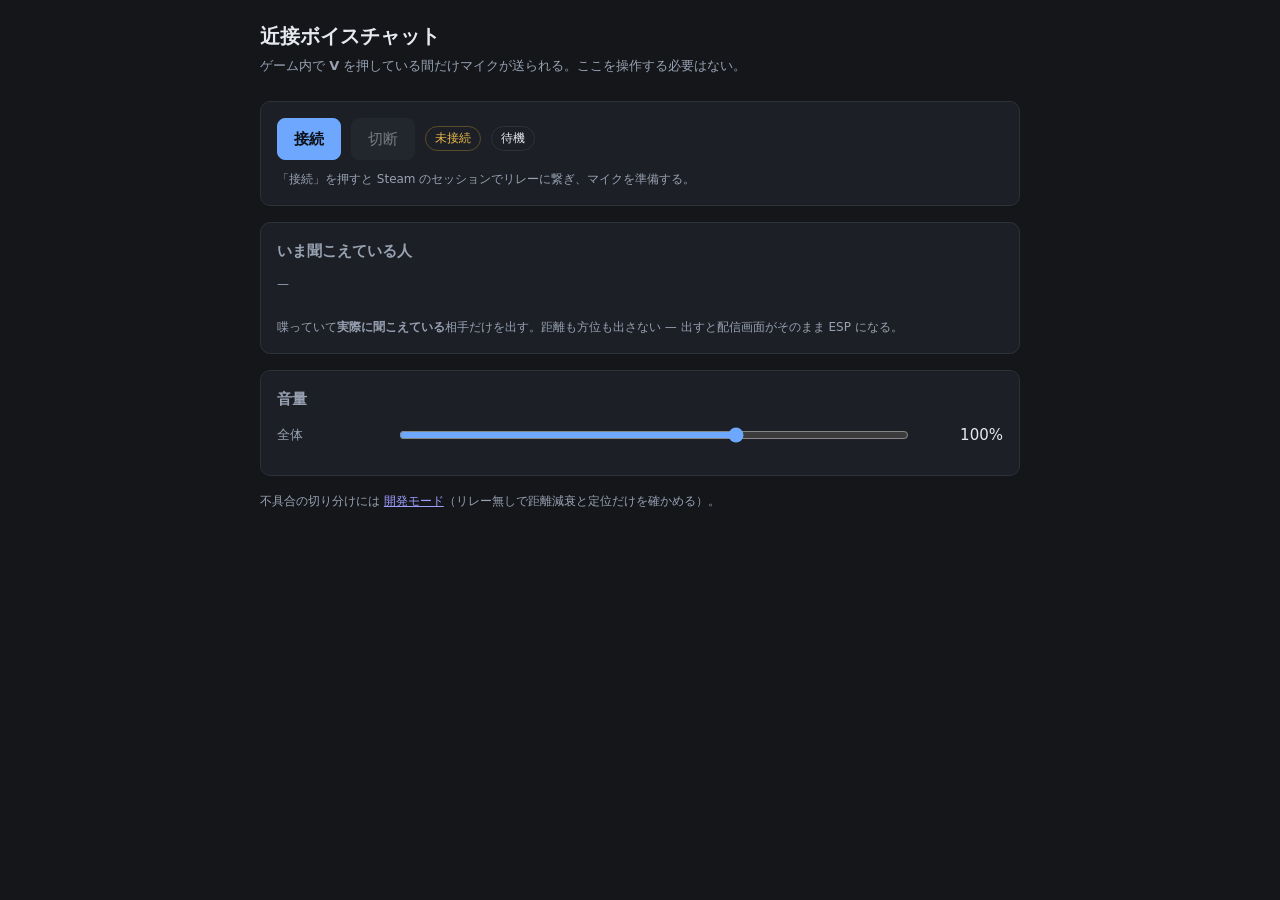
<file: pwa/index.html>
<!doctype html>
<html lang="ja">
<head>
<meta charset="utf-8">
<meta name="viewport" content="width=device-width, initial-scale=1, viewport-fit=cover">
<meta name="theme-color" content="#14161a">
<title>近接ボイスチャット</title>
<link rel="manifest" href="manifest.json">
<link rel="icon" href="icons/icon-192.png">
<link rel="apple-touch-icon" href="icons/icon-192.png">
<link rel="stylesheet" href="css/app.css">
</head>
<body>
<main>
  <h1>近接ボイスチャット</h1>
  <p class="sub">ゲーム内で <b>V</b> を押している間だけマイクが送られる。ここを操作する必要はない。</p>

  <div class="panel">
    <div class="actions">
      <button id="connect" class="primary">接続</button>
      <button id="disconnect" disabled>切断</button>
      <span id="link" class="pill warn">未接続</span>
      <span id="ptt" class="pill">待機</span>
    </div>
    <p class="note" id="msg">「接続」を押すと Steam のセッションでリレーに繋ぎ、マイクを準備する。</p>
  </div>

  <div class="panel">
    <h2>いま聞こえている人</h2>
    <ul id="voices" style="list-style:none;padding:0;margin:0;min-height:2.2em"></ul>
    <p class="note">
      喋っていて<b>実際に聞こえている</b>相手だけを出す。距離も方位も出さない —
      出すと配信画面がそのまま ESP になる。
    </p>
  </div>

  <div class="panel">
    <h2>音量</h2>
    <label class="row"><span>全体</span><input id="vol" type="range" min="0" max="150" step="1" value="100"><output id="volOut">100%</output></label>
  </div>

  <p class="note">
    不具合の切り分けには <a href="dev.html">開発モード</a>（リレー無しで距離減衰と定位だけを確かめる）。
  </p>
</main>

<script src="js/protocol.js"></script>
<script src="js/audio.js"></script>
<script src="js/signal.js"></script>
<script src="js/rtc.js"></script>
<script src="js/mic.js"></script>
<script src="js/app.js"></script>
</body>
</html>
</file>
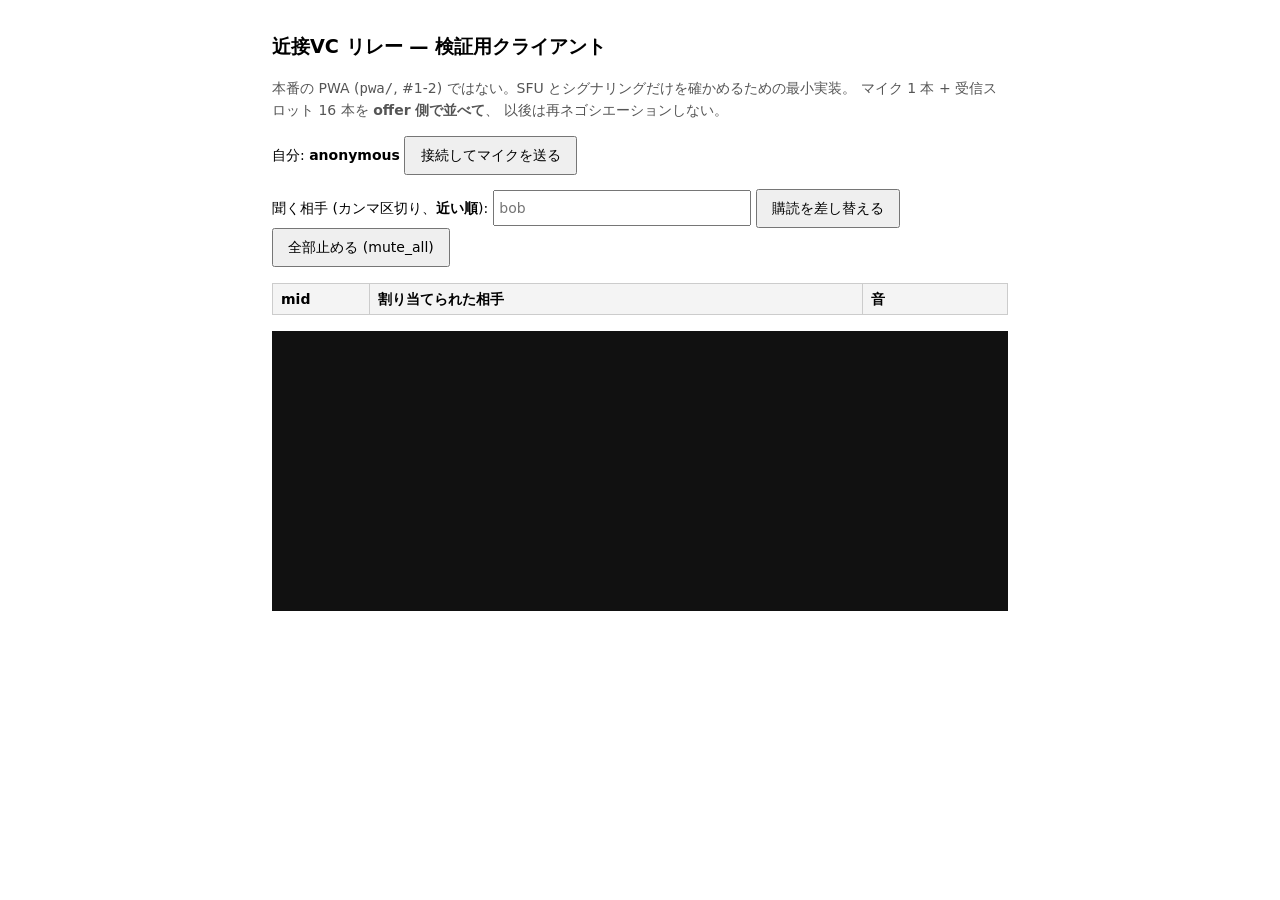
<file: relay/examples/index.html>
<!doctype html>
<meta charset="utf-8">
<title>近接VC リレー — 検証用クライアント</title>
<style>
  body { font: 14px/1.6 system-ui, sans-serif; margin: 2rem auto; max-width: 46rem; padding: 0 1rem; }
  h1 { font-size: 1.2rem; }
  button { font: inherit; padding: .4rem .9rem; margin-right: .5rem; }
  input { font: inherit; padding: .3rem; }
  table { border-collapse: collapse; width: 100%; margin-top: 1rem; }
  th, td { border: 1px solid #ccc; padding: .25rem .5rem; text-align: left; font-variant-numeric: tabular-nums; }
  th { background: #f4f4f4; font-weight: 600; }
  td.free { color: #999; }
  #log { white-space: pre-wrap; font-family: ui-monospace, monospace; font-size: 12px;
         background: #111; color: #ddd; padding: .75rem; height: 16rem; overflow: auto; margin-top: 1rem; }
  .note { color: #555; }
</style>

<h1>近接VC リレー — 検証用クライアント</h1>
<p class="note">
  本番の PWA (<code>pwa/</code>, #1-2) ではない。SFU とシグナリングだけを確かめるための最小実装。
  マイク 1 本 + 受信スロット <span id="slots-n"></span> 本を <b>offer 側で並べて</b>、
  以後は再ネゴシエーションしない。
</p>

<p>
  自分: <b id="me"></b>
  <button id="connect">接続してマイクを送る</button>
</p>

<p>
  聞く相手 (カンマ区切り、<b>近い順</b>):
  <input id="speakers" size="30" placeholder="bob">
  <button id="subscribe">購読を差し替える</button>
  <button id="mute">全部止める (mute_all)</button>
</p>

<table>
  <thead><tr><th style="width:5rem">mid</th><th>割り当てられた相手</th><th style="width:8rem">音</th></tr></thead>
  <tbody id="slots"></tbody>
</table>

<div id="log"></div>

<script>
const SLOTS = 16;
document.getElementById('slots-n').textContent = SLOTS;

const params = new URLSearchParams(location.search);
const me = params.get('steam_id') || 'anonymous';
document.getElementById('me').textContent = me;

const logEl = document.getElementById('log');
function log(...a) {
  const line = a.map(x => typeof x === 'string' ? x : JSON.stringify(x)).join(' ');
  logEl.textContent += line + '\n';
  logEl.scrollTop = logEl.scrollHeight;
}

let ws, pc;
/** mid -> { row, audio, level } */
const slotRows = new Map();

function ensureRow(mid) {
  let entry = slotRows.get(mid);
  if (entry) return entry;

  const row = document.createElement('tr');
  const tdMid = document.createElement('td');
  tdMid.textContent = mid;
  const tdWho = document.createElement('td');
  tdWho.className = 'free';
  tdWho.textContent = '(空き)';
  const tdLevel = document.createElement('td');
  tdLevel.textContent = '–';
  row.append(tdMid, tdWho, tdLevel);
  document.getElementById('slots').append(row);

  const audio = document.createElement('audio');
  audio.autoplay = true;
  document.body.append(audio);

  entry = { row, who: tdWho, level: tdLevel, audio };
  slotRows.set(mid, entry);
  return entry;
}

async function connect() {
  ws = new WebSocket(`${location.protocol === 'https:' ? 'wss' : 'ws'}://${location.host}/ws?steam_id=${encodeURIComponent(me)}`);
  ws.onopen = () => { log('ws open'); ws.send(JSON.stringify({ t: 'hello', v: 1 })); };
  ws.onclose = () => log('ws closed');
  ws.onmessage = (ev) => onServerMsg(JSON.parse(ev.data));
}

async function negotiate() {
  pc = new RTCPeerConnection();

  pc.oniceconnectionstatechange = () => log('ice:', pc.iceConnectionState);
  pc.onconnectionstatechange = () => log('pc:', pc.connectionState);

  const mic = await navigator.mediaDevices.getUserMedia({ audio: true });

  // ★ m-line を並べるのは offer 側。先頭がマイク、以降が受信スロット。
  //    answer では m-line を増やせないので、ここで全部並べておく。
  pc.addTransceiver(mic.getAudioTracks()[0], { direction: 'sendonly' });
  for (let i = 0; i < SLOTS; i++) pc.addTransceiver('audio', { direction: 'recvonly' });

  const offer = await pc.createOffer();
  await pc.setLocalDescription(offer);
  await iceGatheringDone(pc);   // trickle を使わず 1 発で送る (検証用の簡略化)

  log(`offer を送る (m-line ${pc.getTransceivers().length} 本)`);
  ws.send(JSON.stringify({ t: 'sdp_offer', sdp: pc.localDescription.sdp }));
}

function iceGatheringDone(pc) {
  if (pc.iceGatheringState === 'complete') return Promise.resolve();
  return new Promise(res => {
    const check = () => { if (pc.iceGatheringState === 'complete') { pc.removeEventListener('icegatheringstatechange', check); res(); } };
    pc.addEventListener('icegatheringstatechange', check);
  });
}

async function onServerMsg(msg) {
  switch (msg.t) {
    case 'ready':
      log('ready', msg.steam_id, '@', msg.server_id);
      await negotiate();
      break;

    case 'sdp_answer': {
      await pc.setRemoteDescription({ type: 'answer', sdp: msg.sdp });
      log('answer を受けた。以後 再ネゴシエーションはしない');
      // 受信スロットのトラックを、mid ごとに <audio> へ張る。
      // 割り当てが変わっても張り替えない — mid は固定で、中身だけが差し替わる。
      for (const t of pc.getTransceivers()) {
        if (!t.mid || t.receiver.track.kind !== 'audio') continue;
        if (t.currentDirection === 'sendonly' || t.direction === 'sendonly') continue;
        const entry = ensureRow(t.mid);
        entry.audio.srcObject = new MediaStream([t.receiver.track]);
        watchLevel(t, entry);
      }
      break;
    }

    case 'peer': {
      // ★ スロットの割り当て / 解放。ここで再ネゴシエーションは起きない
      const entry = ensureRow(msg.mid);
      if (msg.id) {
        entry.who.textContent = msg.id;
        entry.who.className = '';
      } else {
        entry.who.textContent = '(空き)';
        entry.who.className = 'free';
      }
      log('peer', msg.mid, '→', msg.id ?? 'null');
      break;
    }

    case 'bye':
      log('bye:', msg.reason);
      ws.close();
      break;

    default:
      log('recv', msg);
  }
}

/** そのスロットに実際に音が届いているかを、10 Hz で見えるようにする。 */
function watchLevel(transceiver, entry) {
  let last = { bytes: 0, at: performance.now() };
  setInterval(async () => {
    const stats = await transceiver.receiver.getStats();
    let bytes = 0;
    stats.forEach(r => { if (r.type === 'inbound-rtp') bytes += r.bytesReceived || 0; });
    const now = performance.now();
    const kbps = ((bytes - last.bytes) * 8) / (now - last.at);
    last = { bytes, at: now };
    entry.level.textContent = kbps > 0.5 ? `▮ ${kbps.toFixed(0)} kbps` : '–';
  }, 500);
}

async function post(path, body) {
  const r = await fetch(path, {
    method: 'POST',
    headers: { 'content-type': 'application/json' },
    body: JSON.stringify(body),
  });
  log(path, '→', await r.text());
}

document.getElementById('connect').onclick = () => connect().catch(e => log('error:', String(e)));
document.getElementById('subscribe').onclick = () => {
  const speakers = document.getElementById('speakers').value
    .split(',').map(s => s.trim()).filter(Boolean);
  post('/dev/subscribe', { listener: me, speakers });
};
document.getElementById('mute').onclick = () => post('/dev/mute', { listener: me });
</script>
</file>
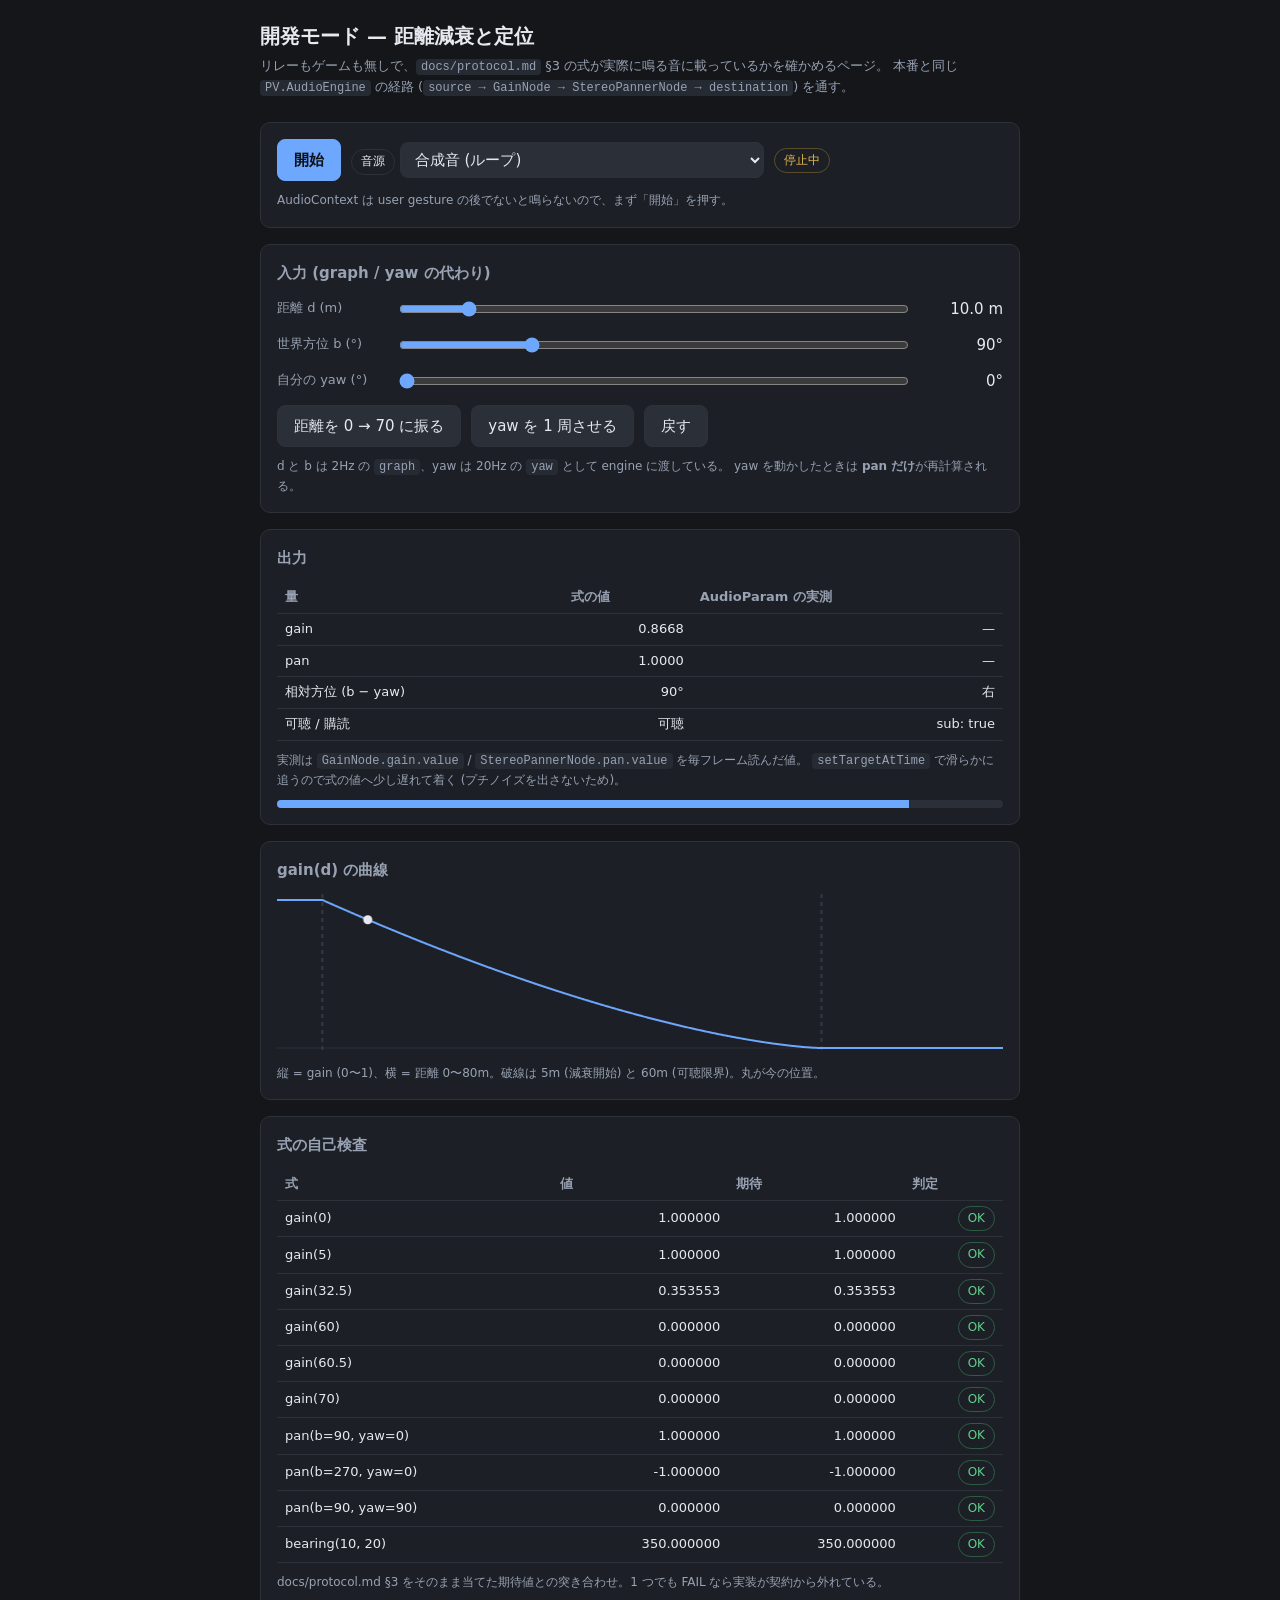
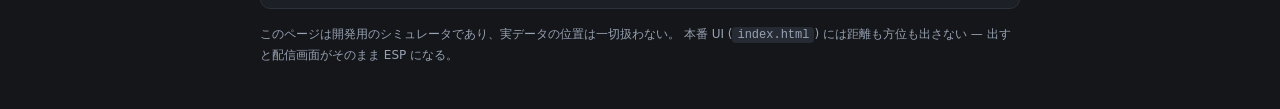
<file: pwa/dev.html>
<!doctype html>
<html lang="ja">
<head>
<meta charset="utf-8">
<meta name="viewport" content="width=device-width, initial-scale=1">
<title>近接VC — 開発モード (距離減衰と定位)</title>
<link rel="icon" href="icons/icon-192.png">
<link rel="stylesheet" href="css/app.css">
</head>
<body>
<main>
  <h1>開発モード — 距離減衰と定位</h1>
  <p class="sub">
    リレーもゲームも無しで、<code>docs/protocol.md</code> §3 の式が実際に鳴る音に載っているかを確かめるページ。
    本番と同じ <code>PV.AudioEngine</code> の経路 (<code>source → GainNode → StereoPannerNode → destination</code>) を通す。
  </p>

  <div class="panel">
    <div class="actions">
      <button id="start" class="primary">開始</button>
      <label><span class="pill">音源</span>
        <select id="source">
          <option value="tone">合成音 (ループ)</option>
          <option value="mic">マイク (要 https / localhost・ヘッドホン推奨)</option>
        </select>
      </label>
      <span id="state" class="pill warn">停止中</span>
    </div>
    <p class="note" id="hint">AudioContext は user gesture の後でないと鳴らないので、まず「開始」を押す。</p>
  </div>

  <div class="panel">
    <h2>入力 (graph / yaw の代わり)</h2>
    <label class="row"><span>距離 d (m)</span><input id="d" type="range" min="0" max="80" step="0.5" value="10"><output id="dOut"></output></label>
    <label class="row"><span>世界方位 b (°)</span><input id="b" type="range" min="0" max="355" step="5" value="90"><output id="bOut"></output></label>
    <label class="row"><span>自分の yaw (°)</span><input id="yaw" type="range" min="0" max="359" step="1" value="0"><output id="yawOut"></output></label>
    <div class="actions">
      <button id="sweepD">距離を 0 → 70 に振る</button>
      <button id="sweepYaw">yaw を 1 周させる</button>
      <button id="reset">戻す</button>
    </div>
    <p class="note">
      d と b は 2Hz の <code>graph</code>、yaw は 20Hz の <code>yaw</code> として engine に渡している。
      yaw を動かしたときは <b>pan だけ</b>が再計算される。
    </p>
  </div>

  <div class="panel">
    <h2>出力</h2>
    <table>
      <tr><th>量</th><th class="num">式の値</th><th class="num">AudioParam の実測</th></tr>
      <tr><td>gain</td><td class="num" id="gExp"></td><td class="num" id="gAct"></td></tr>
      <tr><td>pan</td><td class="num" id="pExp"></td><td class="num" id="pAct"></td></tr>
      <tr><td>相対方位 (b − yaw)</td><td class="num" id="bearing"></td><td class="num" id="lr"></td></tr>
      <tr><td>可聴 / 購読</td><td class="num" id="audible"></td><td class="num" id="subCell"></td></tr>
    </table>
    <p class="note" style="margin-bottom:6px">実測は <code>GainNode.gain.value</code> / <code>StereoPannerNode.pan.value</code> を毎フレーム読んだ値。
      <code>setTargetAtTime</code> で滑らかに追うので式の値へ少し遅れて着く (プチノイズを出さないため)。</p>
    <div class="bar" style="margin-top:10px"><i id="gBar"></i></div>
  </div>

  <div class="panel">
    <h2>gain(d) の曲線</h2>
    <canvas id="curve" width="720" height="160"></canvas>
    <p class="note">縦 = gain (0〜1)、横 = 距離 0〜80m。破線は 5m (減衰開始) と 60m (可聴限界)。丸が今の位置。</p>
  </div>

  <div class="panel">
    <h2>式の自己検査</h2>
    <table id="selftest"></table>
    <p class="note">docs/protocol.md §3 をそのまま当てた期待値との突き合わせ。1 つでも FAIL なら実装が契約から外れている。</p>
  </div>

  <p class="note">
    このページは開発用のシミュレータであり、実データの位置は一切扱わない。
    本番 UI (<code>index.html</code>) には距離も方位も出さない — 出すと配信画面がそのまま ESP になる。
  </p>
</main>

<script src="js/protocol.js"></script>
<script src="js/audio.js"></script>
<script src="js/dev.js"></script>
</body>
</html>
</file>
<file: pwa/css/app.css>
:root {
  color-scheme: dark;
  --bg: #14161a;
  --panel: #1c1f25;
  --line: #2c313a;
  --fg: #e6e9ef;
  --dim: #98a2b3;
  --accent: #6ea8fe;
  --ok: #5fd08a;
  --warn: #e8b84b;
  --bad: #e26d6d;
}
* { box-sizing: border-box; }
html, body {
  margin: 0;
  background: var(--bg);
  color: var(--fg);
  font: 15px/1.6 system-ui, -apple-system, "Segoe UI", "Noto Sans JP", sans-serif;
}
body { padding: 20px 16px 48px; }
main { max-width: 760px; margin: 0 auto; }
h1 { font-size: 20px; margin: 0 0 4px; }
h2 { font-size: 15px; margin: 0 0 12px; color: var(--dim); font-weight: 600; }
.sub { color: var(--dim); margin: 0 0 24px; font-size: 13px; }
.panel {
  background: var(--panel);
  border: 1px solid var(--line);
  border-radius: 10px;
  padding: 16px;
  margin-bottom: 16px;
}
button {
  font: inherit;
  color: var(--fg);
  background: #2a2f38;
  border: 1px solid var(--line);
  border-radius: 8px;
  padding: 8px 16px;
  cursor: pointer;
}
button:hover:not(:disabled) { background: #333944; }
button:disabled { opacity: .45; cursor: default; }
button.primary { background: var(--accent); border-color: var(--accent); color: #0d1117; font-weight: 600; }
select { font: inherit; color: var(--fg); background: #2a2f38; border: 1px solid var(--line); border-radius: 8px; padding: 7px 10px; }
label.row { display: grid; grid-template-columns: 108px 1fr 84px; gap: 12px; align-items: center; margin-bottom: 12px; }
label.row > span:first-child { color: var(--dim); font-size: 13px; }
label.row > output { font-variant-numeric: tabular-nums; text-align: right; }
input[type=range] { width: 100%; accent-color: var(--accent); }
table { width: 100%; border-collapse: collapse; font-variant-numeric: tabular-nums; }
th, td { text-align: left; padding: 5px 8px; border-bottom: 1px solid var(--line); font-size: 13px; }
th { color: var(--dim); font-weight: 600; }
td.num { text-align: right; }
.pill { display: inline-block; padding: 2px 9px; border-radius: 999px; font-size: 12px; border: 1px solid var(--line); }
.pill.ok { color: var(--ok); border-color: #2e5c42; }
.pill.bad { color: var(--bad); border-color: #5c3131; }
.pill.warn { color: var(--warn); border-color: #5c4d2a; }
.note { font-size: 12px; color: var(--dim); margin: 10px 0 0; }
.bar { height: 8px; background: #2a2f38; border-radius: 4px; overflow: hidden; }
.bar > i { display: block; height: 100%; background: var(--accent); width: 0; }
canvas { width: 100%; height: 160px; display: block; }
code { background: #262b33; padding: 1px 5px; border-radius: 4px; font-size: 12px; }
.actions { display: flex; gap: 10px; flex-wrap: wrap; align-items: center; }
</file>
